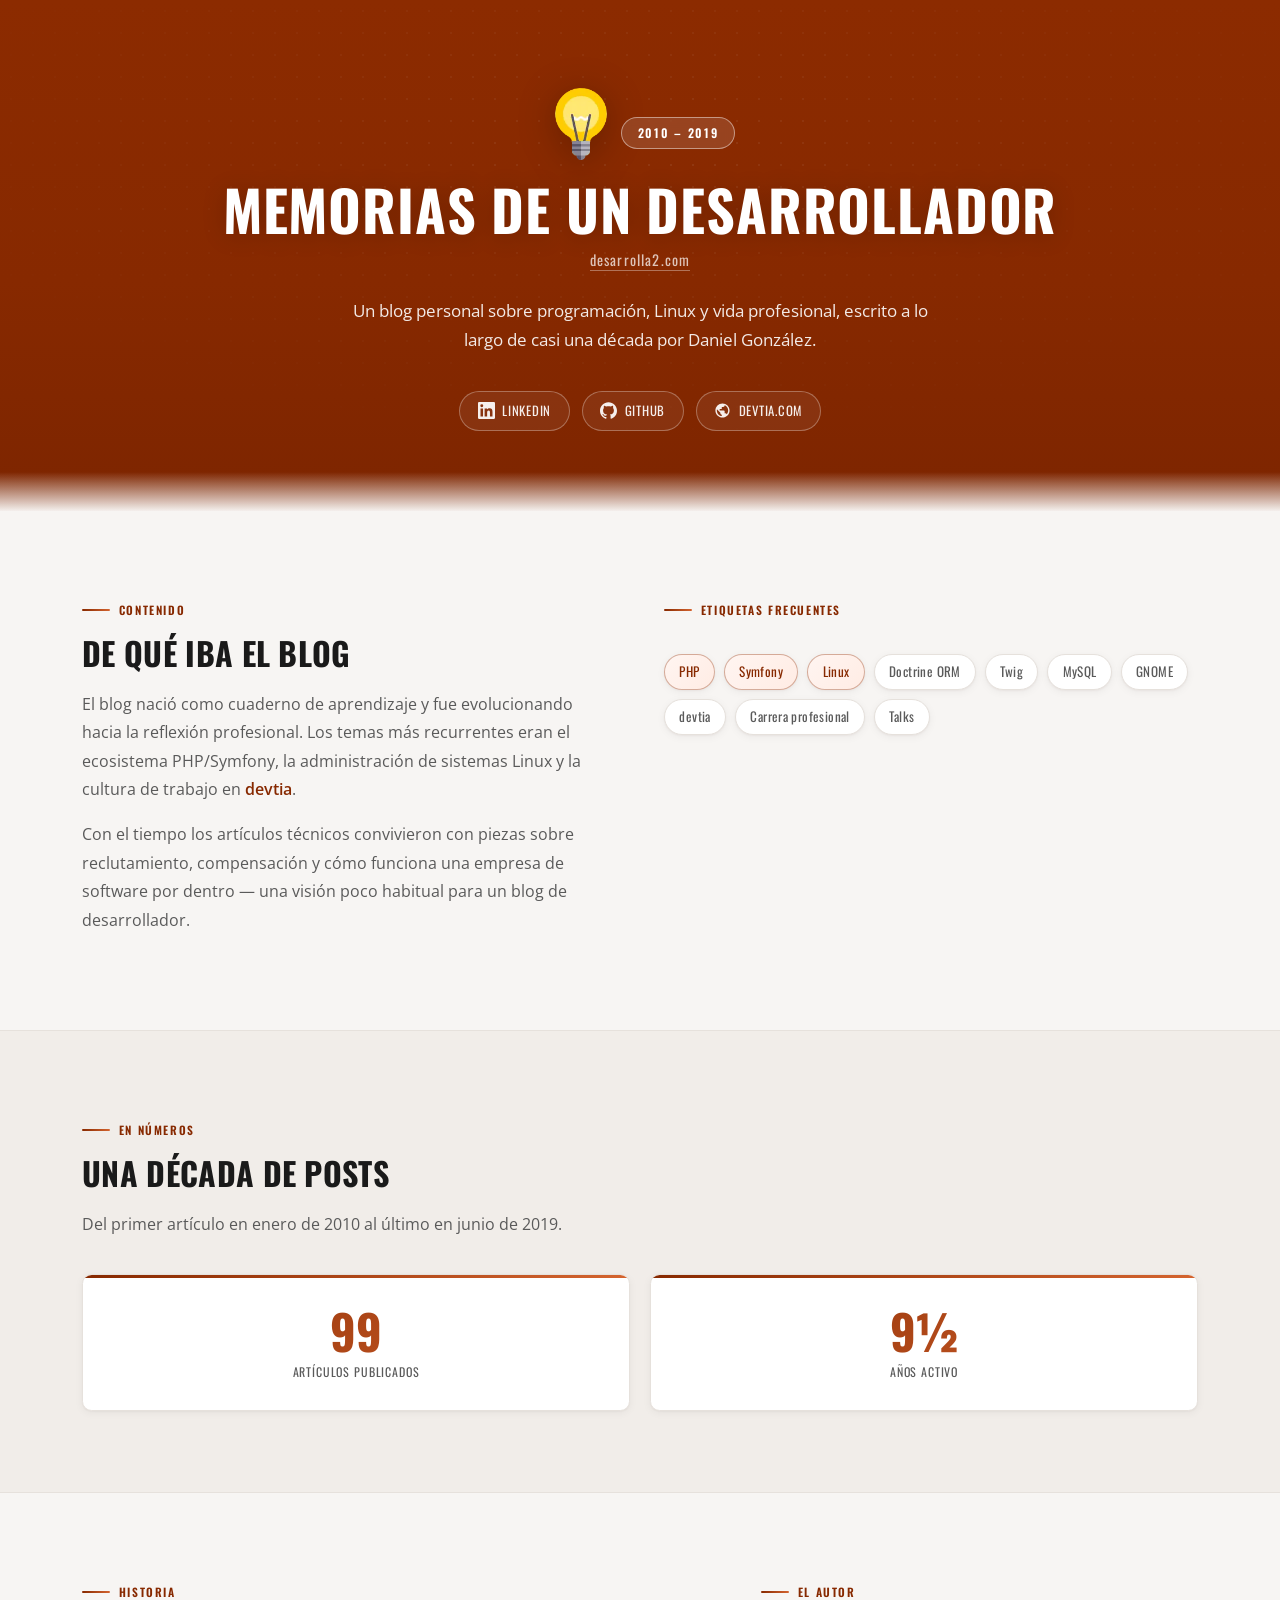
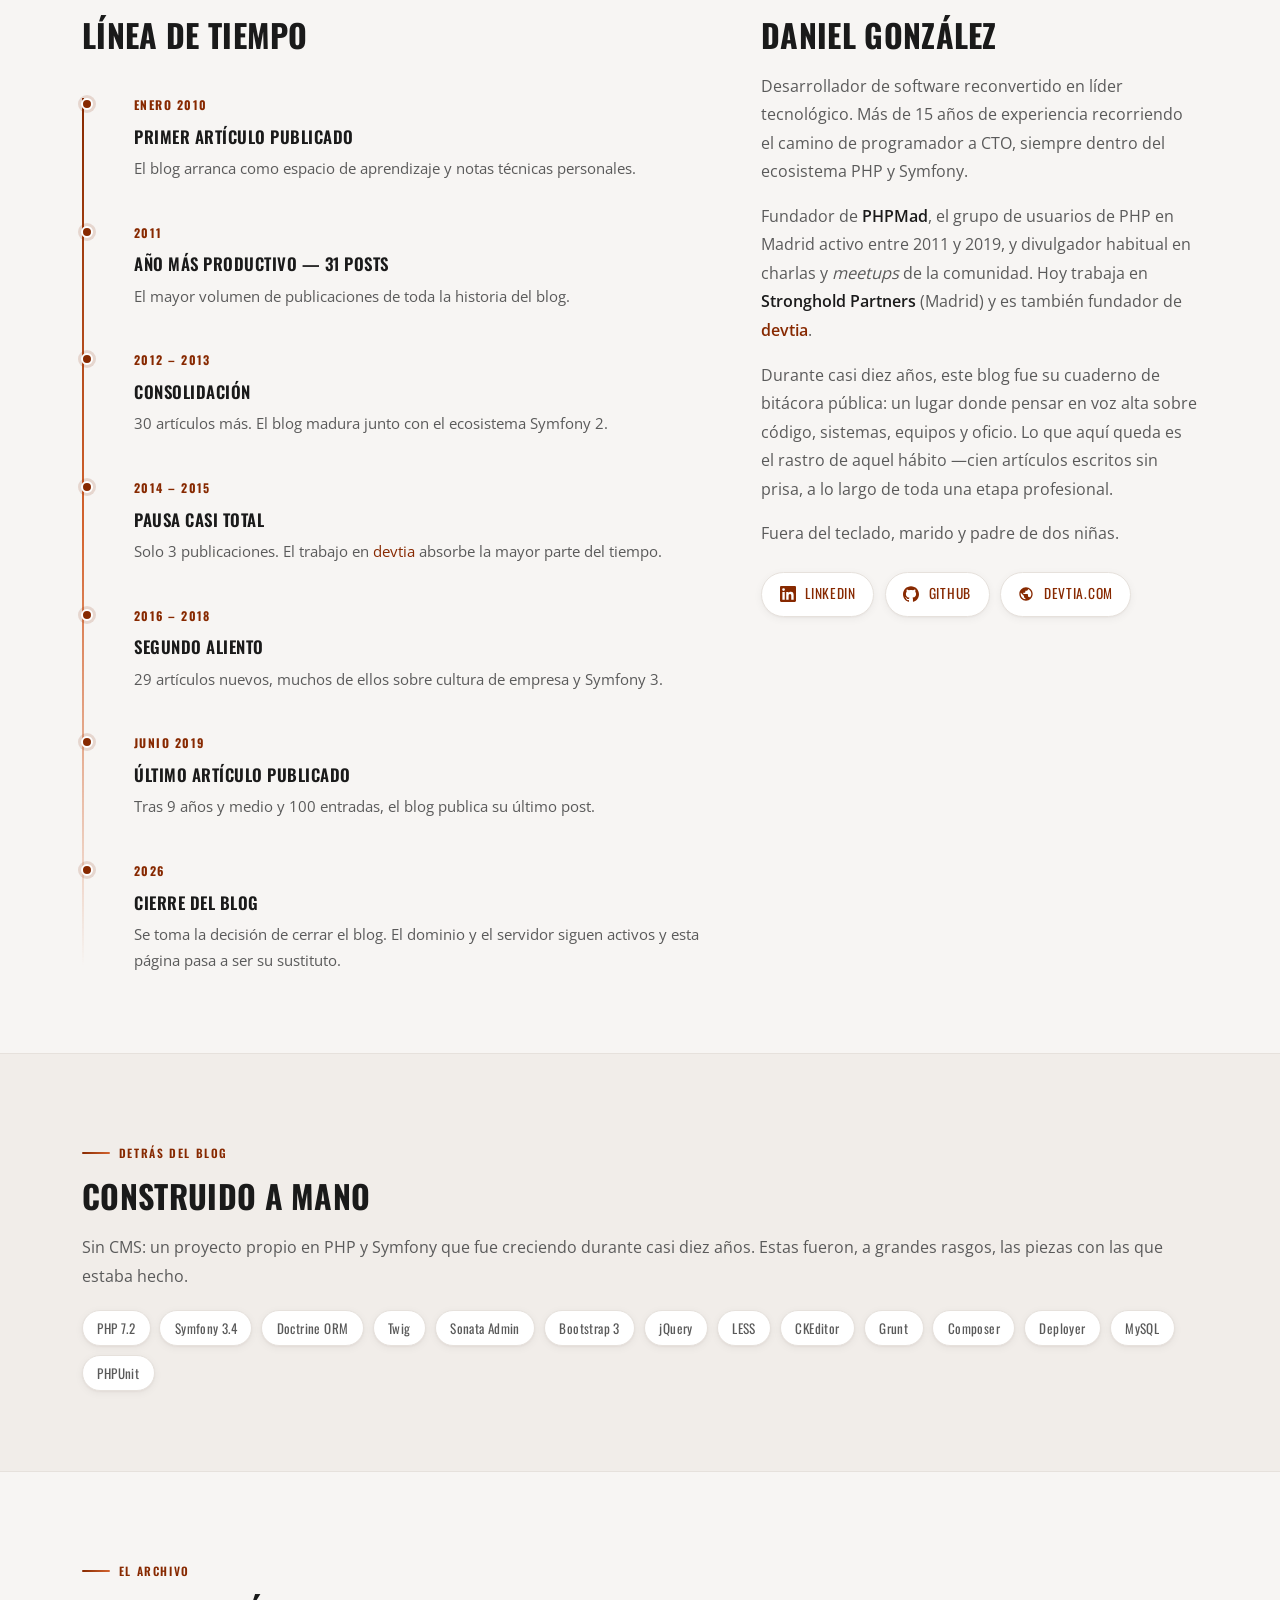
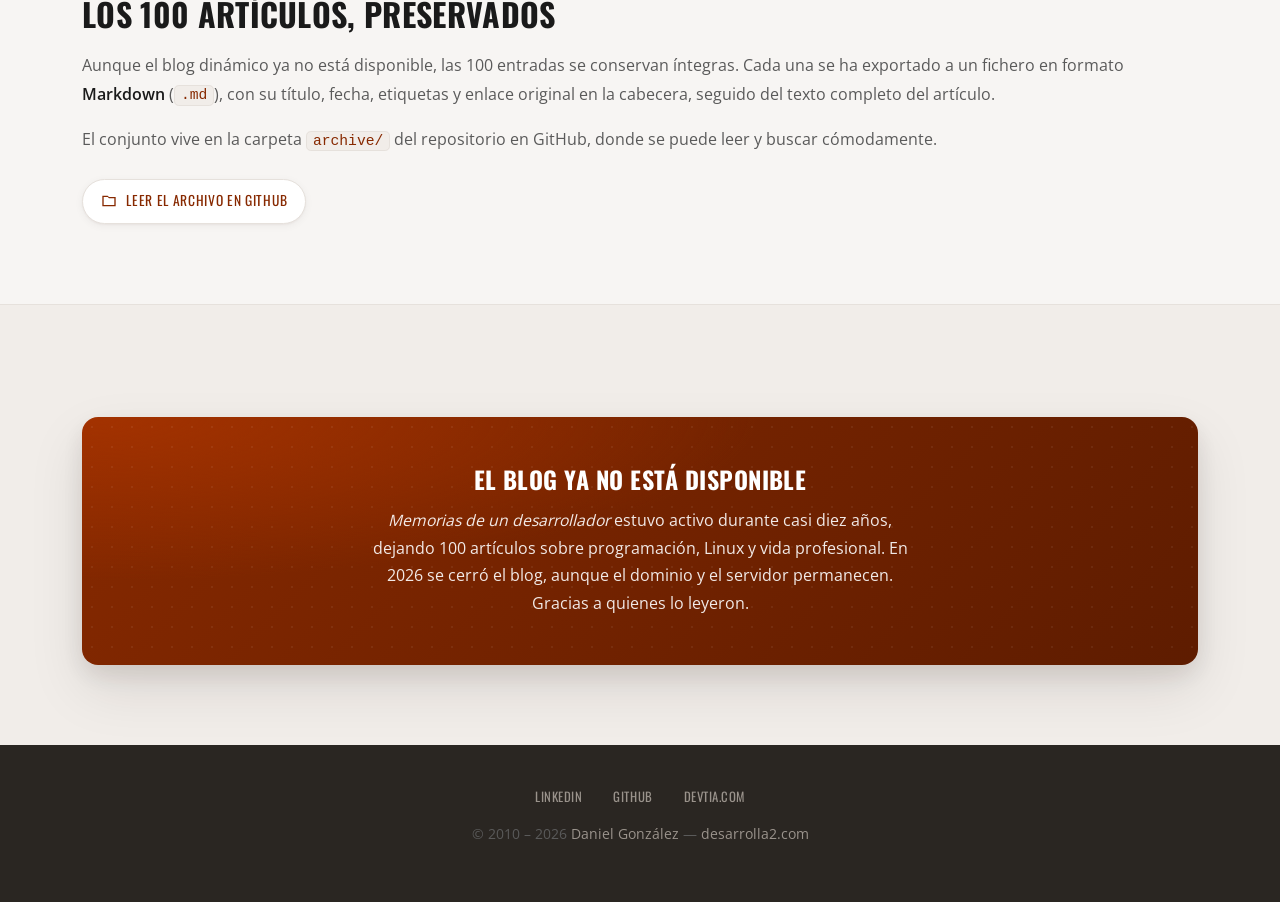
<file: index.html>
<!DOCTYPE html>
<html lang="es">
<head>
  <meta charset="UTF-8" />
  <meta name="viewport" content="width=device-width, initial-scale=1.0" />
  <title>Memorias de un desarrollador — desarrolla2.com</title>
  <meta name="description" content="Blog personal de Daniel González sobre PHP, Symfony, Linux y vida profesional. Activo de enero de 2010 a junio de 2019, con 100 artículos publicados." />
  <meta name="author" content="Daniel González" />
  <meta name="theme-color" content="#872900" />
  <link rel="canonical" href="https://desarrolla2.com/" />
  <link rel="icon" type="image/png" href="images/logo.png" />
  <link rel="apple-touch-icon" href="images/logo.png" />
  <!-- Open Graph -->
  <meta property="og:type" content="website" />
  <meta property="og:url" content="https://desarrolla2.com/" />
  <meta property="og:title" content="Memorias de un desarrollador — desarrolla2.com" />
  <meta property="og:description" content="Blog personal de Daniel González sobre PHP, Symfony, Linux y vida profesional. Activo de enero de 2010 a junio de 2019, con 100 artículos publicados." />
  <meta property="og:image" content="https://desarrolla2.com/images/logo.png" />
  <!-- Twitter / X Card -->
  <meta name="twitter:card" content="summary" />
  <meta name="twitter:title" content="Memorias de un desarrollador — desarrolla2.com" />
  <meta name="twitter:description" content="Blog personal de Daniel González sobre PHP, Symfony, Linux y vida profesional. Activo de enero de 2010 a junio de 2019, con 100 artículos publicados." />
  <meta name="twitter:image" content="https://desarrolla2.com/images/logo.png" />
  <!-- Schema.org JSON-LD -->
  <script type="application/ld+json">
  {
    "@context": "https://schema.org",
    "@graph": [
      {
        "@type": "WebSite",
        "@id": "https://desarrolla2.com/#website",
        "url": "https://desarrolla2.com/",
        "name": "Memorias de un desarrollador",
        "description": "Blog personal de Daniel González sobre PHP, Symfony, Linux y vida profesional.",
        "inLanguage": "es",
        "author": { "@id": "https://desarrolla2.com/#person" }
      },
      {
        "@type": "Person",
        "@id": "https://desarrolla2.com/#person",
        "name": "Daniel González",
        "alternateName": "desarrolla2",
        "url": "https://desarrolla2.com/",
        "sameAs": [
          "https://www.linkedin.com/in/desarrolla2/",
          "https://github.com/desarrolla2",
          "https://devtia.com/"
        ],
        "jobTitle": "Technology Leader",
        "worksFor": {
          "@type": "Organization",
          "name": "Stronghold Partners"
        },
        "knowsAbout": ["PHP", "Symfony", "Linux", "Software Architecture"]
      }
    ]
  }
  </script>
  <link rel="stylesheet" href="styles/bootstrap.min.css" />
  <link rel="stylesheet" href="fonts/fonts.css" />
  <link rel="stylesheet" href="styles/style.css" />
</head>
<body>

  <div class="scroll-progress" aria-hidden="true"></div>

  <!-- Hero -->
  <header class="hero">
    <div class="container">
      <picture>
        <source srcset="images/logo.webp" type="image/webp" />
        <img src="images/logo.png" alt="desarrolla2.com" width="72" height="72" style="margin-bottom:1.25rem;" />
      </picture>
      <div class="badge-years">2010 – 2019</div>
      <h1>Memorias de un desarrollador</h1>
      <p class="domain"><a href="https://desarrolla2.com/">desarrolla2.com</a></p>
      <p class="lead">
        Un blog personal sobre programación, Linux y vida profesional,
        escrito a lo largo de casi una década por Daniel González.
      </p>
      <nav class="hero-social">
        <a href="https://www.linkedin.com/in/desarrolla2/" target="_blank" rel="noopener noreferrer">
          <svg viewBox="0 0 24 24" xmlns="http://www.w3.org/2000/svg"><path d="M20.447 20.452h-3.554v-5.569c0-1.328-.027-3.037-1.852-3.037-1.853 0-2.136 1.445-2.136 2.939v5.667H9.351V9h3.414v1.561h.046c.477-.9 1.637-1.85 3.37-1.85 3.601 0 4.267 2.37 4.267 5.455v6.286zM5.337 7.433a2.062 2.062 0 0 1-2.063-2.065 2.064 2.064 0 1 1 2.063 2.065zm1.782 13.019H3.555V9h3.564v11.452zM22.225 0H1.771C.792 0 0 .774 0 1.729v20.542C0 23.227.792 24 1.771 24h20.451C23.2 24 24 23.227 24 22.271V1.729C24 .774 23.2 0 22.222 0h.003z"/></svg>
          LinkedIn
        </a>
        <a href="https://github.com/desarrolla2" target="_blank" rel="noopener noreferrer">
          <svg viewBox="0 0 24 24" xmlns="http://www.w3.org/2000/svg"><path d="M12 .297c-6.63 0-12 5.373-12 12 0 5.303 3.438 9.8 8.205 11.385.6.113.82-.258.82-.577 0-.285-.01-1.04-.015-2.04-3.338.724-4.042-1.61-4.042-1.61C4.422 18.07 3.633 17.7 3.633 17.7c-1.087-.744.084-.729.084-.729 1.205.084 1.838 1.236 1.838 1.236 1.07 1.835 2.809 1.305 3.495.998.108-.776.417-1.305.76-1.605-2.665-.3-5.466-1.332-5.466-5.93 0-1.31.465-2.38 1.235-3.22-.135-.303-.54-1.523.105-3.176 0 0 1.005-.322 3.3 1.23.96-.267 1.98-.399 3-.405 1.02.006 2.04.138 3 .405 2.28-1.552 3.285-1.23 3.285-1.23.645 1.653.24 2.873.12 3.176.765.84 1.23 1.91 1.23 3.22 0 4.61-2.805 5.625-5.475 5.92.42.36.81 1.096.81 2.22 0 1.606-.015 2.896-.015 3.286 0 .315.21.69.825.57C20.565 22.092 24 17.592 24 12.297c0-6.627-5.373-12-12-12"/></svg>
          GitHub
        </a>
        <a href="https://devtia.com/" target="_blank" rel="noopener noreferrer">
          <svg viewBox="0 0 24 24" xmlns="http://www.w3.org/2000/svg"><path d="M12 2C6.48 2 2 6.48 2 12s4.48 10 10 10 10-4.48 10-10S17.52 2 12 2zm-1 17.93c-3.95-.49-7-3.85-7-7.93 0-.62.08-1.21.21-1.79L9 15v1c0 1.1.9 2 2 2v1.93zm6.9-2.54c-.26-.81-1-1.39-1.9-1.39h-1v-3c0-.55-.45-1-1-1H8v-2h2c.55 0 1-.45 1-1V7h2c1.1 0 2-.9 2-2v-.41c2.93 1.19 5 4.06 5 7.41 0 2.08-.8 3.97-2.1 5.39z"/></svg>
          devtia.com
        </a>
      </nav>
    </div>
  </header>

  <!-- Temática -->
  <section>
    <div class="container">
      <div class="row g-5">
        <div class="col-md-6">
          <p class="section-label">Contenido</p>
          <h2>De qué iba el blog</h2>
          <p>
            El blog nació como cuaderno de aprendizaje y fue evolucionando
            hacia la reflexión profesional. Los temas más recurrentes eran
            el ecosistema PHP/Symfony, la administración de sistemas Linux
            y la cultura de trabajo en <a href="https://devtia.com/" target="_blank" rel="noopener noreferrer"><strong>devtia</strong></a>.
          </p>
          <p>
            Con el tiempo los artículos técnicos convivieron con piezas sobre
            reclutamiento, compensación y cómo funciona una empresa de software
            por dentro — una visión poco habitual para un blog de desarrollador.
          </p>
        </div>
        <div class="col-md-6">
          <p class="section-label">Etiquetas frecuentes</p>
          <div class="tech-grid">
            <span class="tech-tag primary">PHP</span>
            <span class="tech-tag primary">Symfony</span>
            <span class="tech-tag primary">Linux</span>
            <span class="tech-tag">Doctrine ORM</span>
            <span class="tech-tag">Twig</span>
            <span class="tech-tag">MySQL</span>
            <span class="tech-tag">GNOME</span>
            <span class="tech-tag">devtia</span>
            <span class="tech-tag">Carrera profesional</span>
            <span class="tech-tag">Talks</span>
          </div>
        </div>
      </div>
    </div>
  </section>

  <!-- Stats -->
  <section>
    <div class="container">
      <p class="section-label">En números</p>
      <h2>Una década de posts</h2>
      <p>Del primer artículo en enero de 2010 al último en junio de 2019.</p>
      <div class="stats-grid">
        <div class="stat-card">
          <div class="number">100</div>
          <div class="label">Artículos publicados</div>
        </div>
        <div class="stat-card">
          <div class="number">9½</div>
          <div class="label">Años activo</div>
        </div>
      </div>
    </div>
  </section>

  <!-- Historia + Autor -->
  <section>
    <div class="container">
      <div class="row g-5">
        <!-- Línea de tiempo -->
        <div class="col-md-7">
      <p class="section-label">Historia</p>
      <h2>Línea de tiempo</h2>
      <div class="timeline">
        <div class="timeline-item">
          <span class="year">Enero 2010</span>
          <p class="event">Primer artículo publicado</p>
          <p>El blog arranca como espacio de aprendizaje y notas técnicas personales.</p>
        </div>
        <div class="timeline-item">
          <span class="year">2011</span>
          <p class="event">Año más productivo — 31 posts</p>
          <p>El mayor volumen de publicaciones de toda la historia del blog.</p>
        </div>
        <div class="timeline-item">
          <span class="year">2012 – 2013</span>
          <p class="event">Consolidación</p>
          <p>30 artículos más. El blog madura junto con el ecosistema Symfony 2.</p>
        </div>
        <div class="timeline-item">
          <span class="year">2014 – 2015</span>
          <p class="event">Pausa casi total</p>
          <p>Solo 3 publicaciones. El trabajo en <a href="https://devtia.com/" target="_blank" rel="noopener noreferrer">devtia</a> absorbe la mayor parte del tiempo.</p>
        </div>
        <div class="timeline-item">
          <span class="year">2016 – 2018</span>
          <p class="event">Segundo aliento</p>
          <p>29 artículos nuevos, muchos de ellos sobre cultura de empresa y Symfony 3.</p>
        </div>
        <div class="timeline-item">
          <span class="year">Junio 2019</span>
          <p class="event">Último artículo publicado</p>
          <p>Tras 9 años y medio y 100 entradas, el blog publica su último post.</p>
        </div>
        <div class="timeline-item">
          <span class="year">2026</span>
          <p class="event">Cierre del blog</p>
          <p>
            Se toma la decisión de cerrar el blog. El dominio y el servidor siguen activos
            y esta página pasa a ser su sustituto.
          </p>
        </div>
      </div>
        </div>

        <!-- El autor -->
        <div class="col-md-5">
          <p class="section-label">El autor</p>
          <h2><a href="https://www.linkedin.com/in/desarrolla2/" target="_blank" rel="noopener noreferrer">Daniel González</a></h2>
          <p>
            Desarrollador de software reconvertido en líder tecnológico. Más de 15 años
            de experiencia recorriendo el camino de programador a CTO, siempre dentro
            del ecosistema PHP y Symfony.
          </p>
          <p>
            Fundador de <strong style="color:var(--color-text)">PHPMad</strong>, el grupo
            de usuarios de PHP en Madrid activo entre 2011 y 2019, y divulgador habitual
            en charlas y <em>meetups</em> de la comunidad. Hoy trabaja en
            <strong style="color:var(--color-text)">Stronghold Partners</strong> (Madrid)
            y es también fundador de <a href="https://devtia.com/" target="_blank" rel="noopener noreferrer"><strong>devtia</strong></a>.
          </p>
          <p>
            Durante casi diez años, este blog fue su cuaderno de bitácora pública: un lugar
            donde pensar en voz alta sobre código, sistemas, equipos y oficio. Lo que aquí
            queda es el rastro de aquel hábito —cien artículos escritos sin prisa, a lo largo
            de toda una etapa profesional.
          </p>
          <p>
            Fuera del teclado, marido y padre de dos niñas.
          </p>
          <div class="author-links">
            <a href="https://www.linkedin.com/in/desarrolla2/" target="_blank" rel="noopener noreferrer" class="author-link">
              <svg width="16" height="16" viewBox="0 0 24 24" fill="currentColor"><path d="M20.447 20.452h-3.554v-5.569c0-1.328-.027-3.037-1.852-3.037-1.853 0-2.136 1.445-2.136 2.939v5.667H9.351V9h3.414v1.561h.046c.477-.9 1.637-1.85 3.37-1.85 3.601 0 4.267 2.37 4.267 5.455v6.286zM5.337 7.433a2.062 2.062 0 0 1-2.063-2.065 2.064 2.064 0 1 1 2.063 2.065zm1.782 13.019H3.555V9h3.564v11.452zM22.225 0H1.771C.792 0 0 .774 0 1.729v20.542C0 23.227.792 24 1.771 24h20.451C23.2 24 24 23.227 24 22.271V1.729C24 .774 23.2 0 22.222 0h.003z"/></svg>
              LinkedIn
            </a>
            <a href="https://github.com/desarrolla2" target="_blank" rel="noopener noreferrer" class="author-link">
              <svg width="16" height="16" viewBox="0 0 24 24" fill="currentColor"><path d="M12 .297c-6.63 0-12 5.373-12 12 0 5.303 3.438 9.8 8.205 11.385.6.113.82-.258.82-.577 0-.285-.01-1.04-.015-2.04-3.338.724-4.042-1.61-4.042-1.61C4.422 18.07 3.633 17.7 3.633 17.7c-1.087-.744.084-.729.084-.729 1.205.084 1.838 1.236 1.838 1.236 1.07 1.835 2.809 1.305 3.495.998.108-.776.417-1.305.76-1.605-2.665-.3-5.466-1.332-5.466-5.93 0-1.31.465-2.38 1.235-3.22-.135-.303-.54-1.523.105-3.176 0 0 1.005-.322 3.3 1.23.96-.267 1.98-.399 3-.405 1.02.006 2.04.138 3 .405 2.28-1.552 3.285-1.23 3.285-1.23.645 1.653.24 2.873.12 3.176.765.84 1.23 1.91 1.23 3.22 0 4.61-2.805 5.625-5.475 5.92.42.36.81 1.096.81 2.22 0 1.606-.015 2.896-.015 3.286 0 .315.21.69.825.57C20.565 22.092 24 17.592 24 12.297c0-6.627-5.373-12-12-12"/></svg>
              GitHub
            </a>
            <a href="https://devtia.com/" target="_blank" rel="noopener noreferrer" class="author-link">
              <svg width="16" height="16" viewBox="0 0 24 24" fill="currentColor"><path d="M12 2C6.48 2 2 6.48 2 12s4.48 10 10 10 10-4.48 10-10S17.52 2 12 2zm-1 17.93c-3.95-.49-7-3.85-7-7.93 0-.62.08-1.21.21-1.79L9 15v1c0 1.1.9 2 2 2v1.93zm6.9-2.54c-.26-.81-1-1.39-1.9-1.39h-1v-3c0-.55-.45-1-1-1H8v-2h2c.55 0 1-.45 1-1V7h2c1.1 0 2-.9 2-2v-.41c2.93 1.19 5 4.06 5 7.41 0 2.08-.8 3.97-2.1 5.39z"/></svg>
              devtia.com
            </a>
          </div>
        </div>
      </div>
    </div>
  </section>

  <!-- Stack técnico (nota al pie) -->
  <section>
    <div class="container">
      <p class="section-label">Detrás del blog</p>
      <h2>Construido a mano</h2>
      <p>
        Sin CMS: un proyecto propio en PHP y Symfony que fue creciendo durante casi diez años.
        Estas fueron, a grandes rasgos, las piezas con las que estaba hecho.
      </p>
      <div class="tech-grid">
        <span class="tech-tag">PHP 7.2</span>
        <span class="tech-tag">Symfony 3.4</span>
        <span class="tech-tag">Doctrine ORM</span>
        <span class="tech-tag">Twig</span>
        <span class="tech-tag">Sonata Admin</span>
        <span class="tech-tag">Bootstrap 3</span>
        <span class="tech-tag">jQuery</span>
        <span class="tech-tag">LESS</span>
        <span class="tech-tag">CKEditor</span>
        <span class="tech-tag">Grunt</span>
        <span class="tech-tag">Composer</span>
        <span class="tech-tag">Deployer</span>
        <span class="tech-tag">MySQL</span>
        <span class="tech-tag">PHPUnit</span>
      </div>
    </div>
  </section>

  <!-- El archivo -->
  <section>
    <div class="container">
      <p class="section-label">El archivo</p>
      <h2>Los 100 artículos, preservados</h2>
      <p>
        Aunque el blog dinámico ya no está disponible, las 100 entradas se conservan
        íntegras. Cada una se ha exportado a un fichero en formato
        <strong style="color:var(--color-text)">Markdown</strong> (<code>.md</code>),
        con su título, fecha, etiquetas y enlace original en la cabecera, seguido del
        texto completo del artículo.
      </p>
      <p>
        El conjunto vive en la carpeta <code>archive/</code> del repositorio en GitHub,
        donde se puede leer y buscar cómodamente.
      </p>
      <div class="author-links">
        <a href="https://github.com/desarrolla2/desarrolla2.com/tree/main/archive" target="_blank" rel="noopener noreferrer" class="author-link">
          <svg width="16" height="16" viewBox="0 0 24 24" fill="currentColor"><path d="M10 4H2v16h20V6H12l-2-2zm0 2 2 2h8v10H4V6h6z"/></svg>
          Leer el archivo en GitHub
        </a>
      </div>
    </div>
  </section>

  <!-- Cierre -->
  <section>
    <div class="container">
      <div class="closing-card">
        <h3>El blog ya no está disponible</h3>
        <p>
          <em>Memorias de un desarrollador</em> estuvo activo durante casi diez años,
          dejando 100 artículos sobre programación, Linux y vida profesional.
          En 2026 se cerró el blog, aunque el dominio y el servidor permanecen.
          Gracias a quienes lo leyeron.
        </p>
      </div>
    </div>
  </section>

  <footer>
    <div class="container">
      <nav aria-label="Redes y contacto">
        <a href="https://www.linkedin.com/in/desarrolla2/" target="_blank" rel="noopener noreferrer">LinkedIn</a>
        <a href="https://github.com/desarrolla2" target="_blank" rel="noopener noreferrer">GitHub</a>
        <a href="https://devtia.com/" target="_blank" rel="noopener noreferrer">devtia.com</a>
      </nav>
      <p>© 2010 – 2026 <a class="footer-domain" href="https://www.linkedin.com/in/desarrolla2/" target="_blank" rel="noopener noreferrer">Daniel González</a> &mdash; <a class="footer-domain" href="https://desarrolla2.com/">desarrolla2.com</a></p>
    </div>
  </footer>

  <script>
  (function () {
    var reduce = window.matchMedia && window.matchMedia('(prefers-reduced-motion: reduce)').matches;

    // Scroll progress bar
    var bar = document.querySelector('.scroll-progress');
    if (bar && !reduce) {
      var ticking = false;
      function update() {
        var doc = document.documentElement;
        var max = doc.scrollHeight - doc.clientHeight;
        var pct = max > 0 ? (doc.scrollTop || document.body.scrollTop) / max * 100 : 0;
        bar.style.width = pct + '%';
        ticking = false;
      }
      window.addEventListener('scroll', function () {
        if (!ticking) { window.requestAnimationFrame(update); ticking = true; }
      }, { passive: true });
      update();
    }

    // Reveal on scroll
    if ('IntersectionObserver' in window && !reduce) {
      var blocks = document.querySelectorAll(
        'section > .container > .section-label,' +
        'section > .container > h2,' +
        'section > .container > p,' +
        'section > .container > .closing-card'
      );
      var staggered = document.querySelectorAll(
        '.stats-grid > .stat-card, .row > [class*="col-"]'
      );

      function prep(el, stagger) {
        el.classList.add('reveal');
        if (stagger) {
          var i = 0, s = el.previousElementSibling;
          while (s) { i++; s = s.previousElementSibling; }
          el.style.transitionDelay = Math.min(i * 90, 540) + 'ms';
        }
      }
      blocks.forEach(function (el) { prep(el, false); });
      staggered.forEach(function (el) { prep(el, true); });

      var io = new IntersectionObserver(function (entries) {
        entries.forEach(function (e) {
          if (!e.isIntersecting) return;
          var el = e.target;
          io.unobserve(el);
          el.classList.add('in-view');
          var delay = parseFloat(el.style.transitionDelay) || 0;
          setTimeout(function () {
            el.classList.remove('reveal', 'in-view');
            el.style.transitionDelay = '';
          }, 900 + delay);
        });
      }, { threshold: 0.12, rootMargin: '0px 0px -6% 0px' });

      blocks.forEach(function (el) { io.observe(el); });
      staggered.forEach(function (el) { io.observe(el); });
    }

    // Count-up on purely numeric stats
    if ('IntersectionObserver' in window && !reduce) {
      var co = new IntersectionObserver(function (entries) {
        entries.forEach(function (e) {
          if (!e.isIntersecting) return;
          co.unobserve(e.target);
          var el = e.target, raw = el.textContent.trim();
          if (!/^\d+$/.test(raw)) return;
          var target = parseInt(raw, 10), dur = 1200, start = null;
          function step(ts) {
            if (start === null) start = ts;
            var p = Math.min((ts - start) / dur, 1);
            el.textContent = String(Math.round((1 - Math.pow(1 - p, 3)) * target));
            if (p < 1) window.requestAnimationFrame(step);
          }
          window.requestAnimationFrame(step);
        });
      }, { threshold: 0.6 });
      document.querySelectorAll('.stat-card .number').forEach(function (el) { co.observe(el); });
    }
  })();
  </script>
</body>
</html>
</file>
<file: fonts/fonts.css>
/* cyrillic-ext */
@font-face {
  font-family: 'Open Sans';
  font-style: normal;
  font-weight: 400;
  font-stretch: 100%;
  font-display: swap;
  src: url(15fd0ee6.woff2) format('woff2');
  unicode-range: U+0460-052F, U+1C80-1C8A, U+20B4, U+2DE0-2DFF, U+A640-A69F, U+FE2E-FE2F;
}
/* cyrillic */
@font-face {
  font-family: 'Open Sans';
  font-style: normal;
  font-weight: 400;
  font-stretch: 100%;
  font-display: swap;
  src: url(2e9b46d5.woff2) format('woff2');
  unicode-range: U+0301, U+0400-045F, U+0490-0491, U+04B0-04B1, U+2116;
}
/* greek-ext */
@font-face {
  font-family: 'Open Sans';
  font-style: normal;
  font-weight: 400;
  font-stretch: 100%;
  font-display: swap;
  src: url(aaa1b5c3.woff2) format('woff2');
  unicode-range: U+1F00-1FFF;
}
/* greek */
@font-face {
  font-family: 'Open Sans';
  font-style: normal;
  font-weight: 400;
  font-stretch: 100%;
  font-display: swap;
  src: url(c67329f4.woff2) format('woff2');
  unicode-range: U+0370-0377, U+037A-037F, U+0384-038A, U+038C, U+038E-03A1, U+03A3-03FF;
}
/* hebrew */
@font-face {
  font-family: 'Open Sans';
  font-style: normal;
  font-weight: 400;
  font-stretch: 100%;
  font-display: swap;
  src: url(53b47dad.woff2) format('woff2');
  unicode-range: U+0307-0308, U+0590-05FF, U+200C-2010, U+20AA, U+25CC, U+FB1D-FB4F;
}
/* math */
@font-face {
  font-family: 'Open Sans';
  font-style: normal;
  font-weight: 400;
  font-stretch: 100%;
  font-display: swap;
  src: url(ecacf0f4.woff2) format('woff2');
  unicode-range: U+0302-0303, U+0305, U+0307-0308, U+0310, U+0312, U+0315, U+031A, U+0326-0327, U+032C, U+032F-0330, U+0332-0333, U+0338, U+033A, U+0346, U+034D, U+0391-03A1, U+03A3-03A9, U+03B1-03C9, U+03D1, U+03D5-03D6, U+03F0-03F1, U+03F4-03F5, U+2016-2017, U+2034-2038, U+203C, U+2040, U+2043, U+2047, U+2050, U+2057, U+205F, U+2070-2071, U+2074-208E, U+2090-209C, U+20D0-20DC, U+20E1, U+20E5-20EF, U+2100-2112, U+2114-2115, U+2117-2121, U+2123-214F, U+2190, U+2192, U+2194-21AE, U+21B0-21E5, U+21F1-21F2, U+21F4-2211, U+2213-2214, U+2216-22FF, U+2308-230B, U+2310, U+2319, U+231C-2321, U+2336-237A, U+237C, U+2395, U+239B-23B7, U+23D0, U+23DC-23E1, U+2474-2475, U+25AF, U+25B3, U+25B7, U+25BD, U+25C1, U+25CA, U+25CC, U+25FB, U+266D-266F, U+27C0-27FF, U+2900-2AFF, U+2B0E-2B11, U+2B30-2B4C, U+2BFE, U+3030, U+FF5B, U+FF5D, U+1D400-1D7FF, U+1EE00-1EEFF;
}
/* symbols */
@font-face {
  font-family: 'Open Sans';
  font-style: normal;
  font-weight: 400;
  font-stretch: 100%;
  font-display: swap;
  src: url(4572e289.woff2) format('woff2');
  unicode-range: U+0001-000C, U+000E-001F, U+007F-009F, U+20DD-20E0, U+20E2-20E4, U+2150-218F, U+2190, U+2192, U+2194-2199, U+21AF, U+21E6-21F0, U+21F3, U+2218-2219, U+2299, U+22C4-22C6, U+2300-243F, U+2440-244A, U+2460-24FF, U+25A0-27BF, U+2800-28FF, U+2921-2922, U+2981, U+29BF, U+29EB, U+2B00-2BFF, U+4DC0-4DFF, U+FFF9-FFFB, U+10140-1018E, U+10190-1019C, U+101A0, U+101D0-101FD, U+102E0-102FB, U+10E60-10E7E, U+1D2C0-1D2D3, U+1D2E0-1D37F, U+1F000-1F0FF, U+1F100-1F1AD, U+1F1E6-1F1FF, U+1F30D-1F30F, U+1F315, U+1F31C, U+1F31E, U+1F320-1F32C, U+1F336, U+1F378, U+1F37D, U+1F382, U+1F393-1F39F, U+1F3A7-1F3A8, U+1F3AC-1F3AF, U+1F3C2, U+1F3C4-1F3C6, U+1F3CA-1F3CE, U+1F3D4-1F3E0, U+1F3ED, U+1F3F1-1F3F3, U+1F3F5-1F3F7, U+1F408, U+1F415, U+1F41F, U+1F426, U+1F43F, U+1F441-1F442, U+1F444, U+1F446-1F449, U+1F44C-1F44E, U+1F453, U+1F46A, U+1F47D, U+1F4A3, U+1F4B0, U+1F4B3, U+1F4B9, U+1F4BB, U+1F4BF, U+1F4C8-1F4CB, U+1F4D6, U+1F4DA, U+1F4DF, U+1F4E3-1F4E6, U+1F4EA-1F4ED, U+1F4F7, U+1F4F9-1F4FB, U+1F4FD-1F4FE, U+1F503, U+1F507-1F50B, U+1F50D, U+1F512-1F513, U+1F53E-1F54A, U+1F54F-1F5FA, U+1F610, U+1F650-1F67F, U+1F687, U+1F68D, U+1F691, U+1F694, U+1F698, U+1F6AD, U+1F6B2, U+1F6B9-1F6BA, U+1F6BC, U+1F6C6-1F6CF, U+1F6D3-1F6D7, U+1F6E0-1F6EA, U+1F6F0-1F6F3, U+1F6F7-1F6FC, U+1F700-1F7FF, U+1F800-1F80B, U+1F810-1F847, U+1F850-1F859, U+1F860-1F887, U+1F890-1F8AD, U+1F8B0-1F8BB, U+1F8C0-1F8C1, U+1F900-1F90B, U+1F93B, U+1F946, U+1F984, U+1F996, U+1F9E9, U+1FA00-1FA6F, U+1FA70-1FA7C, U+1FA80-1FA89, U+1FA8F-1FAC6, U+1FACE-1FADC, U+1FADF-1FAE9, U+1FAF0-1FAF8, U+1FB00-1FBFF;
}
/* vietnamese */
@font-face {
  font-family: 'Open Sans';
  font-style: normal;
  font-weight: 400;
  font-stretch: 100%;
  font-display: swap;
  src: url(b7cd760c.woff2) format('woff2');
  unicode-range: U+0102-0103, U+0110-0111, U+0128-0129, U+0168-0169, U+01A0-01A1, U+01AF-01B0, U+0300-0301, U+0303-0304, U+0308-0309, U+0323, U+0329, U+1EA0-1EF9, U+20AB;
}
/* latin-ext */
@font-face {
  font-family: 'Open Sans';
  font-style: normal;
  font-weight: 400;
  font-stretch: 100%;
  font-display: swap;
  src: url(27125ddf.woff2) format('woff2');
  unicode-range: U+0100-02BA, U+02BD-02C5, U+02C7-02CC, U+02CE-02D7, U+02DD-02FF, U+0304, U+0308, U+0329, U+1D00-1DBF, U+1E00-1E9F, U+1EF2-1EFF, U+2020, U+20A0-20AB, U+20AD-20C0, U+2113, U+2C60-2C7F, U+A720-A7FF;
}
/* latin */
@font-face {
  font-family: 'Open Sans';
  font-style: normal;
  font-weight: 400;
  font-stretch: 100%;
  font-display: swap;
  src: url(52962c5d.woff2) format('woff2');
  unicode-range: U+0000-00FF, U+0131, U+0152-0153, U+02BB-02BC, U+02C6, U+02DA, U+02DC, U+0304, U+0308, U+0329, U+2000-206F, U+20AC, U+2122, U+2191, U+2193, U+2212, U+2215, U+FEFF, U+FFFD;
}
/* cyrillic-ext */
@font-face {
  font-family: 'Open Sans';
  font-style: normal;
  font-weight: 600;
  font-stretch: 100%;
  font-display: swap;
  src: url(15fd0ee6.woff2) format('woff2');
  unicode-range: U+0460-052F, U+1C80-1C8A, U+20B4, U+2DE0-2DFF, U+A640-A69F, U+FE2E-FE2F;
}
/* cyrillic */
@font-face {
  font-family: 'Open Sans';
  font-style: normal;
  font-weight: 600;
  font-stretch: 100%;
  font-display: swap;
  src: url(2e9b46d5.woff2) format('woff2');
  unicode-range: U+0301, U+0400-045F, U+0490-0491, U+04B0-04B1, U+2116;
}
/* greek-ext */
@font-face {
  font-family: 'Open Sans';
  font-style: normal;
  font-weight: 600;
  font-stretch: 100%;
  font-display: swap;
  src: url(aaa1b5c3.woff2) format('woff2');
  unicode-range: U+1F00-1FFF;
}
/* greek */
@font-face {
  font-family: 'Open Sans';
  font-style: normal;
  font-weight: 600;
  font-stretch: 100%;
  font-display: swap;
  src: url(c67329f4.woff2) format('woff2');
  unicode-range: U+0370-0377, U+037A-037F, U+0384-038A, U+038C, U+038E-03A1, U+03A3-03FF;
}
/* hebrew */
@font-face {
  font-family: 'Open Sans';
  font-style: normal;
  font-weight: 600;
  font-stretch: 100%;
  font-display: swap;
  src: url(53b47dad.woff2) format('woff2');
  unicode-range: U+0307-0308, U+0590-05FF, U+200C-2010, U+20AA, U+25CC, U+FB1D-FB4F;
}
/* math */
@font-face {
  font-family: 'Open Sans';
  font-style: normal;
  font-weight: 600;
  font-stretch: 100%;
  font-display: swap;
  src: url(ecacf0f4.woff2) format('woff2');
  unicode-range: U+0302-0303, U+0305, U+0307-0308, U+0310, U+0312, U+0315, U+031A, U+0326-0327, U+032C, U+032F-0330, U+0332-0333, U+0338, U+033A, U+0346, U+034D, U+0391-03A1, U+03A3-03A9, U+03B1-03C9, U+03D1, U+03D5-03D6, U+03F0-03F1, U+03F4-03F5, U+2016-2017, U+2034-2038, U+203C, U+2040, U+2043, U+2047, U+2050, U+2057, U+205F, U+2070-2071, U+2074-208E, U+2090-209C, U+20D0-20DC, U+20E1, U+20E5-20EF, U+2100-2112, U+2114-2115, U+2117-2121, U+2123-214F, U+2190, U+2192, U+2194-21AE, U+21B0-21E5, U+21F1-21F2, U+21F4-2211, U+2213-2214, U+2216-22FF, U+2308-230B, U+2310, U+2319, U+231C-2321, U+2336-237A, U+237C, U+2395, U+239B-23B7, U+23D0, U+23DC-23E1, U+2474-2475, U+25AF, U+25B3, U+25B7, U+25BD, U+25C1, U+25CA, U+25CC, U+25FB, U+266D-266F, U+27C0-27FF, U+2900-2AFF, U+2B0E-2B11, U+2B30-2B4C, U+2BFE, U+3030, U+FF5B, U+FF5D, U+1D400-1D7FF, U+1EE00-1EEFF;
}
/* symbols */
@font-face {
  font-family: 'Open Sans';
  font-style: normal;
  font-weight: 600;
  font-stretch: 100%;
  font-display: swap;
  src: url(4572e289.woff2) format('woff2');
  unicode-range: U+0001-000C, U+000E-001F, U+007F-009F, U+20DD-20E0, U+20E2-20E4, U+2150-218F, U+2190, U+2192, U+2194-2199, U+21AF, U+21E6-21F0, U+21F3, U+2218-2219, U+2299, U+22C4-22C6, U+2300-243F, U+2440-244A, U+2460-24FF, U+25A0-27BF, U+2800-28FF, U+2921-2922, U+2981, U+29BF, U+29EB, U+2B00-2BFF, U+4DC0-4DFF, U+FFF9-FFFB, U+10140-1018E, U+10190-1019C, U+101A0, U+101D0-101FD, U+102E0-102FB, U+10E60-10E7E, U+1D2C0-1D2D3, U+1D2E0-1D37F, U+1F000-1F0FF, U+1F100-1F1AD, U+1F1E6-1F1FF, U+1F30D-1F30F, U+1F315, U+1F31C, U+1F31E, U+1F320-1F32C, U+1F336, U+1F378, U+1F37D, U+1F382, U+1F393-1F39F, U+1F3A7-1F3A8, U+1F3AC-1F3AF, U+1F3C2, U+1F3C4-1F3C6, U+1F3CA-1F3CE, U+1F3D4-1F3E0, U+1F3ED, U+1F3F1-1F3F3, U+1F3F5-1F3F7, U+1F408, U+1F415, U+1F41F, U+1F426, U+1F43F, U+1F441-1F442, U+1F444, U+1F446-1F449, U+1F44C-1F44E, U+1F453, U+1F46A, U+1F47D, U+1F4A3, U+1F4B0, U+1F4B3, U+1F4B9, U+1F4BB, U+1F4BF, U+1F4C8-1F4CB, U+1F4D6, U+1F4DA, U+1F4DF, U+1F4E3-1F4E6, U+1F4EA-1F4ED, U+1F4F7, U+1F4F9-1F4FB, U+1F4FD-1F4FE, U+1F503, U+1F507-1F50B, U+1F50D, U+1F512-1F513, U+1F53E-1F54A, U+1F54F-1F5FA, U+1F610, U+1F650-1F67F, U+1F687, U+1F68D, U+1F691, U+1F694, U+1F698, U+1F6AD, U+1F6B2, U+1F6B9-1F6BA, U+1F6BC, U+1F6C6-1F6CF, U+1F6D3-1F6D7, U+1F6E0-1F6EA, U+1F6F0-1F6F3, U+1F6F7-1F6FC, U+1F700-1F7FF, U+1F800-1F80B, U+1F810-1F847, U+1F850-1F859, U+1F860-1F887, U+1F890-1F8AD, U+1F8B0-1F8BB, U+1F8C0-1F8C1, U+1F900-1F90B, U+1F93B, U+1F946, U+1F984, U+1F996, U+1F9E9, U+1FA00-1FA6F, U+1FA70-1FA7C, U+1FA80-1FA89, U+1FA8F-1FAC6, U+1FACE-1FADC, U+1FADF-1FAE9, U+1FAF0-1FAF8, U+1FB00-1FBFF;
}
/* vietnamese */
@font-face {
  font-family: 'Open Sans';
  font-style: normal;
  font-weight: 600;
  font-stretch: 100%;
  font-display: swap;
  src: url(b7cd760c.woff2) format('woff2');
  unicode-range: U+0102-0103, U+0110-0111, U+0128-0129, U+0168-0169, U+01A0-01A1, U+01AF-01B0, U+0300-0301, U+0303-0304, U+0308-0309, U+0323, U+0329, U+1EA0-1EF9, U+20AB;
}
/* latin-ext */
@font-face {
  font-family: 'Open Sans';
  font-style: normal;
  font-weight: 600;
  font-stretch: 100%;
  font-display: swap;
  src: url(27125ddf.woff2) format('woff2');
  unicode-range: U+0100-02BA, U+02BD-02C5, U+02C7-02CC, U+02CE-02D7, U+02DD-02FF, U+0304, U+0308, U+0329, U+1D00-1DBF, U+1E00-1E9F, U+1EF2-1EFF, U+2020, U+20A0-20AB, U+20AD-20C0, U+2113, U+2C60-2C7F, U+A720-A7FF;
}
/* latin */
@font-face {
  font-family: 'Open Sans';
  font-style: normal;
  font-weight: 600;
  font-stretch: 100%;
  font-display: swap;
  src: url(52962c5d.woff2) format('woff2');
  unicode-range: U+0000-00FF, U+0131, U+0152-0153, U+02BB-02BC, U+02C6, U+02DA, U+02DC, U+0304, U+0308, U+0329, U+2000-206F, U+20AC, U+2122, U+2191, U+2193, U+2212, U+2215, U+FEFF, U+FFFD;
}
/* cyrillic-ext */
@font-face {
  font-family: 'Oswald';
  font-style: normal;
  font-weight: 400;
  font-display: swap;
  src: url(6b10e12a.woff2) format('woff2');
  unicode-range: U+0460-052F, U+1C80-1C8A, U+20B4, U+2DE0-2DFF, U+A640-A69F, U+FE2E-FE2F;
}
/* cyrillic */
@font-face {
  font-family: 'Oswald';
  font-style: normal;
  font-weight: 400;
  font-display: swap;
  src: url(db22166c.woff2) format('woff2');
  unicode-range: U+0301, U+0400-045F, U+0490-0491, U+04B0-04B1, U+2116;
}
/* vietnamese */
@font-face {
  font-family: 'Oswald';
  font-style: normal;
  font-weight: 400;
  font-display: swap;
  src: url(1f7d94f4.woff2) format('woff2');
  unicode-range: U+0102-0103, U+0110-0111, U+0128-0129, U+0168-0169, U+01A0-01A1, U+01AF-01B0, U+0300-0301, U+0303-0304, U+0308-0309, U+0323, U+0329, U+1EA0-1EF9, U+20AB;
}
/* latin-ext */
@font-face {
  font-family: 'Oswald';
  font-style: normal;
  font-weight: 400;
  font-display: swap;
  src: url(31399ed9.woff2) format('woff2');
  unicode-range: U+0100-02BA, U+02BD-02C5, U+02C7-02CC, U+02CE-02D7, U+02DD-02FF, U+0304, U+0308, U+0329, U+1D00-1DBF, U+1E00-1E9F, U+1EF2-1EFF, U+2020, U+20A0-20AB, U+20AD-20C0, U+2113, U+2C60-2C7F, U+A720-A7FF;
}
/* latin */
@font-face {
  font-family: 'Oswald';
  font-style: normal;
  font-weight: 400;
  font-display: swap;
  src: url(ed56cbd3.woff2) format('woff2');
  unicode-range: U+0000-00FF, U+0131, U+0152-0153, U+02BB-02BC, U+02C6, U+02DA, U+02DC, U+0304, U+0308, U+0329, U+2000-206F, U+20AC, U+2122, U+2191, U+2193, U+2212, U+2215, U+FEFF, U+FFFD;
}
/* cyrillic-ext */
@font-face {
  font-family: 'Oswald';
  font-style: normal;
  font-weight: 600;
  font-display: swap;
  src: url(6b10e12a.woff2) format('woff2');
  unicode-range: U+0460-052F, U+1C80-1C8A, U+20B4, U+2DE0-2DFF, U+A640-A69F, U+FE2E-FE2F;
}
/* cyrillic */
@font-face {
  font-family: 'Oswald';
  font-style: normal;
  font-weight: 600;
  font-display: swap;
  src: url(db22166c.woff2) format('woff2');
  unicode-range: U+0301, U+0400-045F, U+0490-0491, U+04B0-04B1, U+2116;
}
/* vietnamese */
@font-face {
  font-family: 'Oswald';
  font-style: normal;
  font-weight: 600;
  font-display: swap;
  src: url(1f7d94f4.woff2) format('woff2');
  unicode-range: U+0102-0103, U+0110-0111, U+0128-0129, U+0168-0169, U+01A0-01A1, U+01AF-01B0, U+0300-0301, U+0303-0304, U+0308-0309, U+0323, U+0329, U+1EA0-1EF9, U+20AB;
}
/* latin-ext */
@font-face {
  font-family: 'Oswald';
  font-style: normal;
  font-weight: 600;
  font-display: swap;
  src: url(31399ed9.woff2) format('woff2');
  unicode-range: U+0100-02BA, U+02BD-02C5, U+02C7-02CC, U+02CE-02D7, U+02DD-02FF, U+0304, U+0308, U+0329, U+1D00-1DBF, U+1E00-1E9F, U+1EF2-1EFF, U+2020, U+20A0-20AB, U+20AD-20C0, U+2113, U+2C60-2C7F, U+A720-A7FF;
}
/* latin */
@font-face {
  font-family: 'Oswald';
  font-style: normal;
  font-weight: 600;
  font-display: swap;
  src: url(ed56cbd3.woff2) format('woff2');
  unicode-range: U+0000-00FF, U+0131, U+0152-0153, U+02BB-02BC, U+02C6, U+02DA, U+02DC, U+0304, U+0308, U+0329, U+2000-206F, U+20AC, U+2122, U+2191, U+2193, U+2212, U+2215, U+FEFF, U+FFFD;
}
/* cyrillic-ext */
@font-face {
  font-family: 'Oswald';
  font-style: normal;
  font-weight: 700;
  font-display: swap;
  src: url(6b10e12a.woff2) format('woff2');
  unicode-range: U+0460-052F, U+1C80-1C8A, U+20B4, U+2DE0-2DFF, U+A640-A69F, U+FE2E-FE2F;
}
/* cyrillic */
@font-face {
  font-family: 'Oswald';
  font-style: normal;
  font-weight: 700;
  font-display: swap;
  src: url(db22166c.woff2) format('woff2');
  unicode-range: U+0301, U+0400-045F, U+0490-0491, U+04B0-04B1, U+2116;
}
/* vietnamese */
@font-face {
  font-family: 'Oswald';
  font-style: normal;
  font-weight: 700;
  font-display: swap;
  src: url(1f7d94f4.woff2) format('woff2');
  unicode-range: U+0102-0103, U+0110-0111, U+0128-0129, U+0168-0169, U+01A0-01A1, U+01AF-01B0, U+0300-0301, U+0303-0304, U+0308-0309, U+0323, U+0329, U+1EA0-1EF9, U+20AB;
}
/* latin-ext */
@font-face {
  font-family: 'Oswald';
  font-style: normal;
  font-weight: 700;
  font-display: swap;
  src: url(31399ed9.woff2) format('woff2');
  unicode-range: U+0100-02BA, U+02BD-02C5, U+02C7-02CC, U+02CE-02D7, U+02DD-02FF, U+0304, U+0308, U+0329, U+1D00-1DBF, U+1E00-1E9F, U+1EF2-1EFF, U+2020, U+20A0-20AB, U+20AD-20C0, U+2113, U+2C60-2C7F, U+A720-A7FF;
}
/* latin */
@font-face {
  font-family: 'Oswald';
  font-style: normal;
  font-weight: 700;
  font-display: swap;
  src: url(ed56cbd3.woff2) format('woff2');
  unicode-range: U+0000-00FF, U+0131, U+0152-0153, U+02BB-02BC, U+02C6, U+02DA, U+02DC, U+0304, U+0308, U+0329, U+2000-206F, U+20AC, U+2122, U+2191, U+2193, U+2212, U+2215, U+FEFF, U+FFFD;
}
</file>
<file: styles/style.css>
:root {
  --color-primary:  #872900;
  --color-primary-light: #a33200;
  --color-primary-dark: #5e1c00;
  --color-accent:   #d4642f;
  --color-bg:       #f7f5f3;
  --color-bg-alt:   #f1ede9;
  --color-surface:  #ffffff;
  --color-border:   #e6e1dc;
  --color-text:     #1a1a1a;
  --color-muted:    #5a5a5a;
  --color-footer-bg: #2a2622;
  --color-footer:   #9a938c;
  --font-header:    'Oswald', sans-serif;
  --font-body:      'Open Sans', sans-serif;
  --radius:         .6rem;
  --radius-lg:      1rem;
  --shadow-sm:      0 1px 2px rgba(40,20,10,.04), 0 2px 8px rgba(40,20,10,.05);
  --shadow-md:      0 4px 12px rgba(40,20,10,.07), 0 12px 28px rgba(40,20,10,.07);
  --shadow-lg:      0 10px 24px rgba(40,20,10,.10), 0 24px 56px rgba(40,20,10,.10);
  --ease:           cubic-bezier(.22,.61,.36,1);
}

* { box-sizing: border-box; }

html { scroll-behavior: smooth; }

body {
  background-color: var(--color-bg);
  color: var(--color-text);
  font-family: var(--font-body);
  font-size: 1.02rem;
  line-height: 1.75;
  -webkit-font-smoothing: antialiased;
  text-rendering: optimizeLegibility;
}

::selection { background: var(--color-primary); color: #fff; }

h1, h2, h3, .section-label { font-family: var(--font-header); }

a { color: var(--color-primary); text-decoration: none; transition: color .15s var(--ease); }
a:hover { color: var(--color-primary-light); text-decoration: underline; }

/* ── Hero / Header ────────────────────────────────── */
.hero {
  position: relative;
  isolation: isolate;
  background: linear-gradient(180deg, #8c2b00 0%, var(--color-primary) 55%, #7d2500 100%);
  padding: 5.5rem 0 5rem;
  text-align: center;
  color: #fff;
  overflow: hidden;
}

.hero::before {
  content: "";
  position: absolute;
  inset: 0;
  z-index: -1;
  background-image: radial-gradient(rgba(255,255,255,.07) 1px, transparent 1px);
  background-size: 22px 22px;
  mask-image: radial-gradient(80% 80% at 50% 30%, #000 0%, transparent 75%);
  -webkit-mask-image: radial-gradient(80% 80% at 50% 30%, #000 0%, transparent 75%);
}

.hero::after {
  content: "";
  position: absolute;
  left: 0; right: 0; bottom: -1px;
  height: 40px;
  background: linear-gradient(to bottom, transparent, var(--color-bg));
}

.hero picture img {
  filter: drop-shadow(0 6px 18px rgba(0,0,0,.25));
  animation: rise .7s var(--ease) both;
}

.hero .badge-years {
  display: inline-block;
  background: rgba(255,255,255,.12);
  color: #fff;
  border: 1px solid rgba(255,255,255,.45);
  border-radius: 2rem;
  font-size: .75rem;
  font-weight: 600;
  letter-spacing: .14em;
  padding: .3rem 1rem;
  margin-bottom: 1.25rem;
  text-transform: uppercase;
  font-family: var(--font-header);
  backdrop-filter: blur(4px);
  animation: rise .7s var(--ease) .05s both;
}

.hero h1 {
  font-size: clamp(2.1rem, 5.5vw, 3.5rem);
  font-weight: 700;
  letter-spacing: .015em;
  line-height: 1.05;
  text-transform: uppercase;
  margin-bottom: .5rem;
  color: #fff;
  text-shadow: 0 2px 24px rgba(0,0,0,.18);
  animation: rise .7s var(--ease) .1s both;
}

.hero .domain {
  color: rgba(255,255,255,.72);
  font-size: .9rem;
  margin-bottom: 1.5rem;
  letter-spacing: .08em;
  font-family: var(--font-header);
  animation: rise .7s var(--ease) .15s both;
}

.hero .domain a {
  color: inherit;
  text-decoration: none;
  border-bottom: 1px solid rgba(255,255,255,.35);
  transition: color .15s var(--ease), border-color .15s var(--ease);
}

.hero .domain a:hover { color: #fff; border-color: #fff; }

/* Headings can act as links without changing their look */
h2 a { color: inherit; text-decoration: none; transition: color .15s var(--ease); }
h2 a:hover { color: var(--color-primary); text-decoration: none; }

.hero .lead {
  max-width: 600px;
  margin: 0 auto;
  color: rgba(255,255,255,.9);
  font-size: 1.05rem;
  animation: rise .7s var(--ease) .2s both;
}

@keyframes rise {
  from { opacity: 0; transform: translateY(14px); }
  to   { opacity: 1; transform: translateY(0); }
}

/* ── Social links in header ───────────────────────── */
.hero-social {
  margin-top: 2.25rem;
  display: flex;
  justify-content: center;
  gap: .75rem;
  flex-wrap: wrap;
  animation: rise .7s var(--ease) .25s both;
}

.hero-social a {
  color: rgba(255,255,255,.92);
  font-size: .8rem;
  font-family: var(--font-header);
  letter-spacing: .06em;
  text-transform: uppercase;
  display: inline-flex;
  align-items: center;
  gap: .45rem;
  text-decoration: none;
  padding: .5rem 1.1rem;
  border: 1px solid rgba(255,255,255,.3);
  border-radius: 2rem;
  background: rgba(255,255,255,.06);
  transition: background .2s var(--ease), border-color .2s var(--ease), transform .2s var(--ease);
}

.hero-social a:hover {
  color: #fff;
  text-decoration: none;
  background: rgba(255,255,255,.16);
  border-color: rgba(255,255,255,.6);
  transform: translateY(-2px);
}

.hero-social svg {
  width: 17px;
  height: 17px;
  fill: currentColor;
  flex-shrink: 0;
}

/* ── Sections ─────────────────────────────────────── */
section {
  padding: 5rem 0;
  border-bottom: 1px solid var(--color-border);
}

section:nth-of-type(even) { background: var(--color-bg-alt); }

section:last-of-type { border-bottom: none; }

.section-label {
  display: inline-flex;
  align-items: center;
  gap: .55rem;
  font-size: .72rem;
  font-weight: 600;
  letter-spacing: .14em;
  text-transform: uppercase;
  color: var(--color-primary);
  margin-bottom: .85rem;
}

.section-label::before {
  content: "";
  width: 1.75rem;
  height: 2px;
  background: linear-gradient(90deg, var(--color-primary), var(--color-accent));
  border-radius: 2px;
}

.stack-card .section-label::before { display: none; }
.stack-card .section-label { display: block; }

h2 {
  font-size: clamp(1.6rem, 3vw, 2rem);
  font-weight: 700;
  text-transform: uppercase;
  letter-spacing: .01em;
  margin-bottom: 1.1rem;
  color: var(--color-text);
}

p { color: var(--color-muted); margin-bottom: 1rem; }

code {
  font-size: .9em;
  color: var(--color-primary);
  background: var(--color-bg-alt);
  padding: .1em .4em;
  border-radius: .3rem;
  border: 1px solid var(--color-border);
}

/* ── Stats grid ───────────────────────────────────── */
.stats-grid {
  display: grid;
  grid-template-columns: repeat(auto-fit, minmax(170px, 1fr));
  gap: 1.25rem;
  margin-top: 2.25rem;
}

.stat-card {
  position: relative;
  background: var(--color-surface);
  border: 1px solid var(--color-border);
  border-radius: var(--radius);
  padding: 2rem 1rem 1.75rem;
  text-align: center;
  box-shadow: var(--shadow-sm);
  overflow: hidden;
  transition: transform .25s var(--ease), box-shadow .25s var(--ease);
}

.stat-card::before {
  content: "";
  position: absolute;
  top: 0; left: 0; right: 0;
  height: 3px;
  background: linear-gradient(90deg, var(--color-primary), var(--color-accent));
}

.stat-card:hover {
  transform: translateY(-4px);
  box-shadow: var(--shadow-md);
}

.stat-card .number {
  font-size: 3rem;
  font-weight: 700;
  font-family: var(--font-header);
  background: linear-gradient(135deg, var(--color-primary), var(--color-accent));
  -webkit-background-clip: text;
  background-clip: text;
  color: transparent;
  line-height: 1;
  margin-bottom: .4rem;
}

.stat-card .label {
  font-size: .75rem;
  color: var(--color-muted);
  text-transform: uppercase;
  letter-spacing: .07em;
  font-family: var(--font-header);
}

/* ── Timeline ─────────────────────────────────────── */
.timeline {
  position: relative;
  margin-top: 2.25rem;
  padding-left: 1.5rem;
}

.timeline::before {
  content: "";
  position: absolute;
  left: 0;
  top: .5rem;
  bottom: .5rem;
  width: 2px;
  background: linear-gradient(to bottom, var(--color-primary), var(--color-accent), transparent);
}

.timeline-item {
  position: relative;
  padding-left: 1.75rem;
  margin-bottom: 2.25rem;
}

.timeline-item:last-child { margin-bottom: 0; }

.timeline-item::before {
  content: "";
  position: absolute;
  left: -1.57rem;
  top: .5rem;
  width: 12px;
  height: 12px;
  border-radius: 50%;
  background: var(--color-primary);
  border: 2px solid var(--color-surface);
  box-shadow: 0 0 0 3px rgba(135,41,0,.15);
  transition: box-shadow .25s var(--ease), background .25s var(--ease);
}

.timeline-item:hover::before {
  background: var(--color-accent);
  box-shadow: 0 0 0 5px rgba(212,100,47,.2);
}

.timeline-item .year {
  font-size: .75rem;
  font-weight: 700;
  font-family: var(--font-header);
  color: var(--color-primary);
  text-transform: uppercase;
  letter-spacing: .12em;
}

.timeline-item .event {
  font-weight: 600;
  font-family: var(--font-header);
  color: var(--color-text);
  margin: .2rem 0 .3rem;
  font-size: 1.05rem;
  text-transform: uppercase;
  letter-spacing: .03em;
}

.timeline-item p {
  font-size: .92rem;
  margin: 0;
}

/* ── Tech tags ───────────────────────────────────── */
.tech-grid {
  display: flex;
  flex-wrap: wrap;
  gap: .55rem;
  margin-top: 1.25rem;
}

.tech-tag {
  background: var(--color-surface);
  border: 1px solid var(--color-border);
  border-radius: 2rem;
  padding: .35rem .9rem;
  font-size: .82rem;
  color: var(--color-muted);
  font-family: var(--font-header);
  letter-spacing: .03em;
  box-shadow: var(--shadow-sm);
  transition: transform .18s var(--ease), box-shadow .18s var(--ease), color .18s var(--ease);
}

.tech-tag:hover {
  transform: translateY(-2px);
  box-shadow: var(--shadow-md);
  color: var(--color-text);
}

.tech-tag.primary {
  border-color: rgba(135,41,0,.35);
  color: var(--color-primary);
  background: linear-gradient(135deg, #fff5f1, #ffece4);
}

.tech-tag.primary:hover { color: var(--color-primary-dark); }

/* ── Stack cards ─────────────────────────────────── */
.stack-card {
  height: 100%;
  background: var(--color-surface);
  border: 1px solid var(--color-border);
  border-radius: var(--radius);
  padding: 1.5rem 1.35rem;
  box-shadow: var(--shadow-sm);
  transition: transform .25s var(--ease), box-shadow .25s var(--ease);
}

.stack-card:hover {
  transform: translateY(-4px);
  box-shadow: var(--shadow-md);
}

.stack-card .tech-tag { box-shadow: none; }
.stack-card .tech-tag:hover { box-shadow: var(--shadow-sm); }

/* ── Closing card ────────────────────────────────── */
.closing-card {
  position: relative;
  isolation: isolate;
  background:
    radial-gradient(110% 120% at 0% 0%, var(--color-primary-light) 0%, rgba(163,50,0,0) 55%),
    linear-gradient(135deg, var(--color-primary) 0%, var(--color-primary-dark) 100%);
  border-radius: var(--radius-lg);
  padding: 3rem 2.5rem;
  text-align: center;
  margin-top: 2rem;
  color: #fff;
  box-shadow: var(--shadow-lg);
  overflow: hidden;
}

.closing-card::before {
  content: "";
  position: absolute;
  inset: 0;
  z-index: -1;
  background-image: radial-gradient(rgba(255,255,255,.06) 1px, transparent 1px);
  background-size: 20px 20px;
}

.closing-card h3 {
  font-size: 1.5rem;
  font-weight: 700;
  font-family: var(--font-header);
  text-transform: uppercase;
  letter-spacing: .02em;
  margin-bottom: .85rem;
  color: #fff;
}

.closing-card p {
  max-width: 560px;
  margin: 0 auto;
  font-size: .98rem;
  color: rgba(255,255,255,.9);
}

/* ── Footer ──────────────────────────────────────── */
footer {
  background: var(--color-footer-bg);
  padding: 2.5rem 0;
  text-align: center;
  color: var(--color-footer);
  font-size: .85rem;
}

footer nav { margin-bottom: .85rem; }

footer a {
  color: var(--color-footer);
  margin: 0 .85rem;
  font-family: var(--font-header);
  letter-spacing: .04em;
  text-transform: uppercase;
  font-size: .8rem;
}

footer a:hover { color: #fff; }

/* Inline footer links (nombre y dominio en el copyright) */
footer .footer-domain {
  margin: 0;
  font-family: var(--font-body);
  text-transform: none;
  letter-spacing: normal;
  font-size: inherit;
}

/* ── Author links (sección "El autor") ──────────── */
.author-links {
  display: flex;
  flex-flow: row wrap;
  gap: .65rem;
  margin-top: 1.5rem;
}

.author-link {
  display: flex;
  align-items: center;
  gap: .6rem;
  font-family: var(--font-header);
  font-size: .85rem;
  letter-spacing: .05em;
  text-transform: uppercase;
  padding: .6rem 1.1rem;
  border: 1px solid var(--color-border);
  border-radius: 2rem;
  background: var(--color-surface);
  box-shadow: var(--shadow-sm);
  transition: transform .2s var(--ease), box-shadow .2s var(--ease), border-color .2s var(--ease);
}

.author-link:hover {
  text-decoration: none;
  transform: translateY(-2px);
  border-color: rgba(135,41,0,.4);
  box-shadow: var(--shadow-md);
}

/* ── Scroll progress bar ─────────────────────────── */
.scroll-progress {
  position: fixed;
  top: 0;
  left: 0;
  height: 3px;
  width: 0;
  z-index: 1000;
  background: linear-gradient(90deg, var(--color-primary), var(--color-accent));
  box-shadow: 0 0 8px rgba(212,100,47,.5);
  transition: width .1s linear;
  pointer-events: none;
}

/* ── Reveal on scroll ────────────────────────────── */
.reveal {
  opacity: 0;
  transform: translateY(26px);
  transition: opacity .7s var(--ease), transform .7s var(--ease);
  will-change: opacity, transform;
}

.reveal.in-view {
  opacity: 1;
  transform: none;
}

/* ── Accessibility ───────────────────────────────── */
@media (prefers-reduced-motion: reduce) {
  .reveal { opacity: 1 !important; transform: none !important; }
  .scroll-progress { display: none; }
  html { scroll-behavior: auto; }
  *, *::before, *::after {
    animation-duration: .01ms !important;
    animation-iteration-count: 1 !important;
    transition-duration: .01ms !important;
  }
}
</file>
